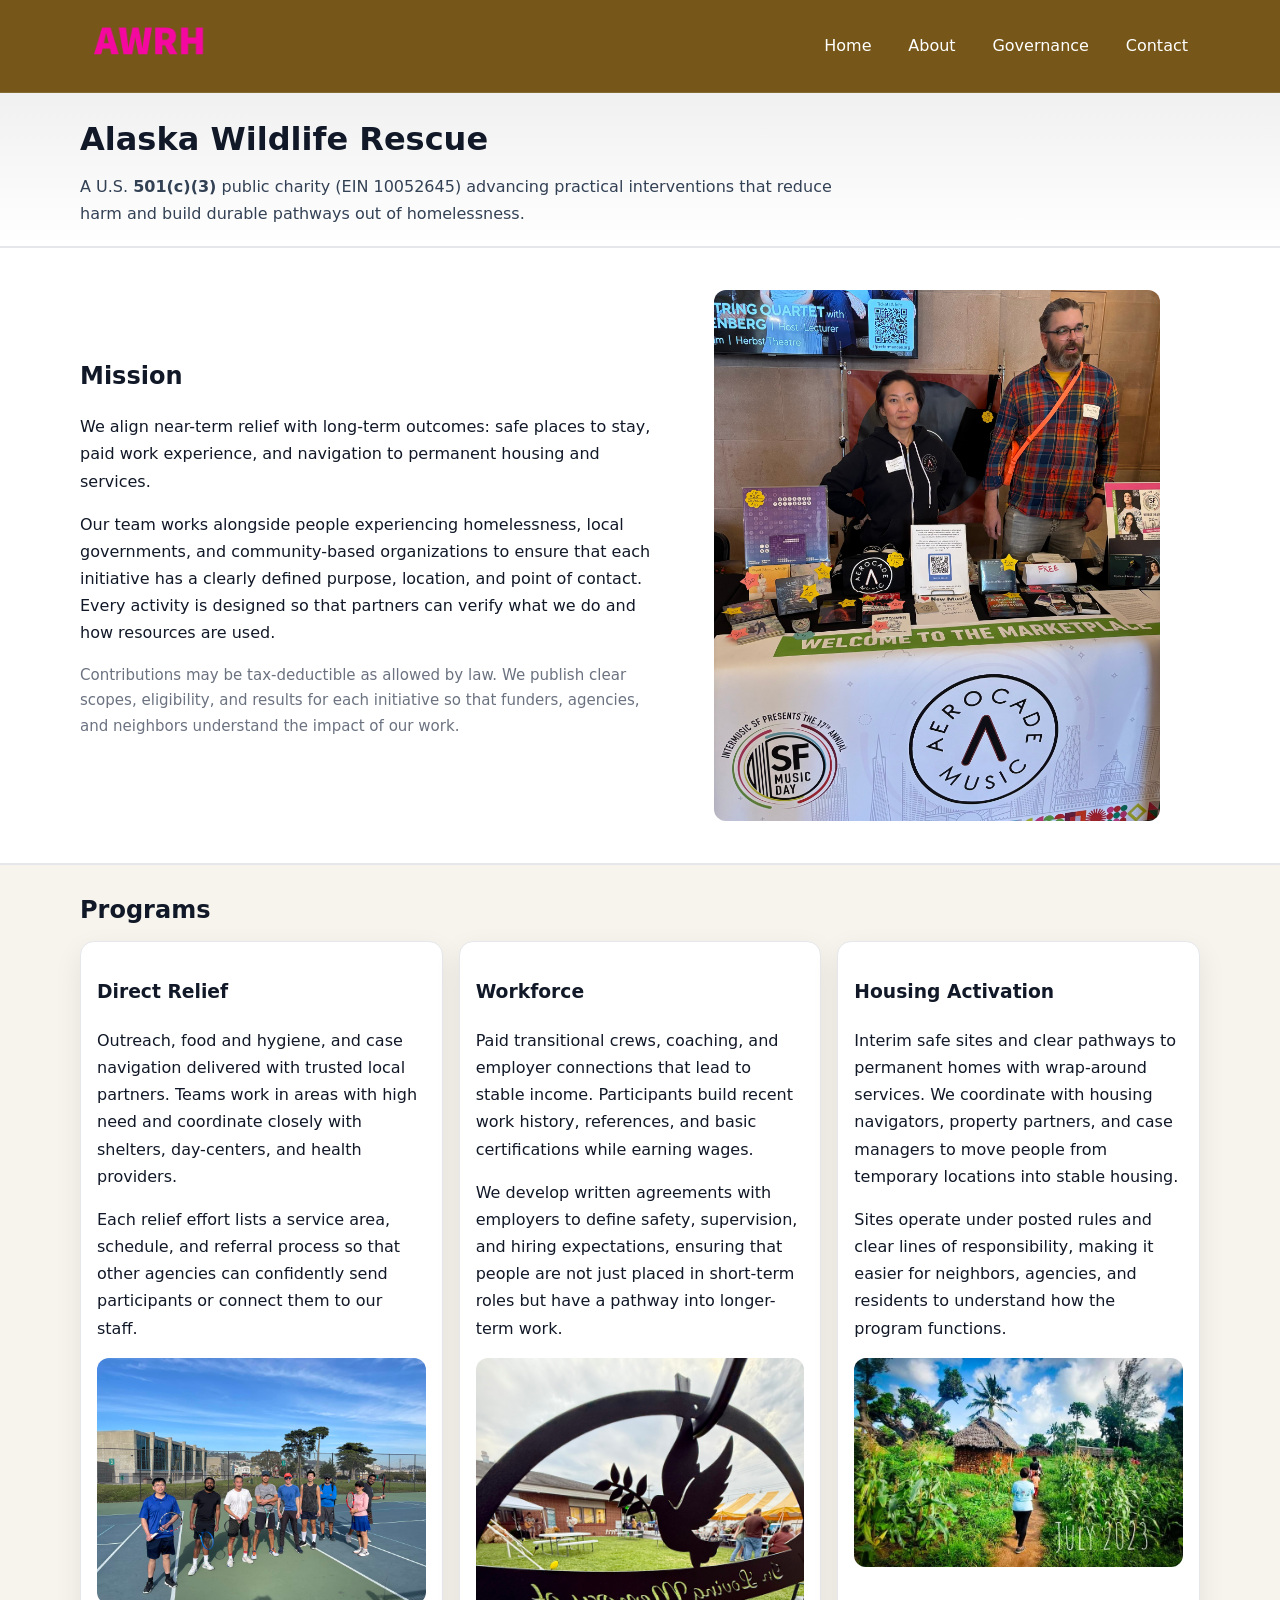
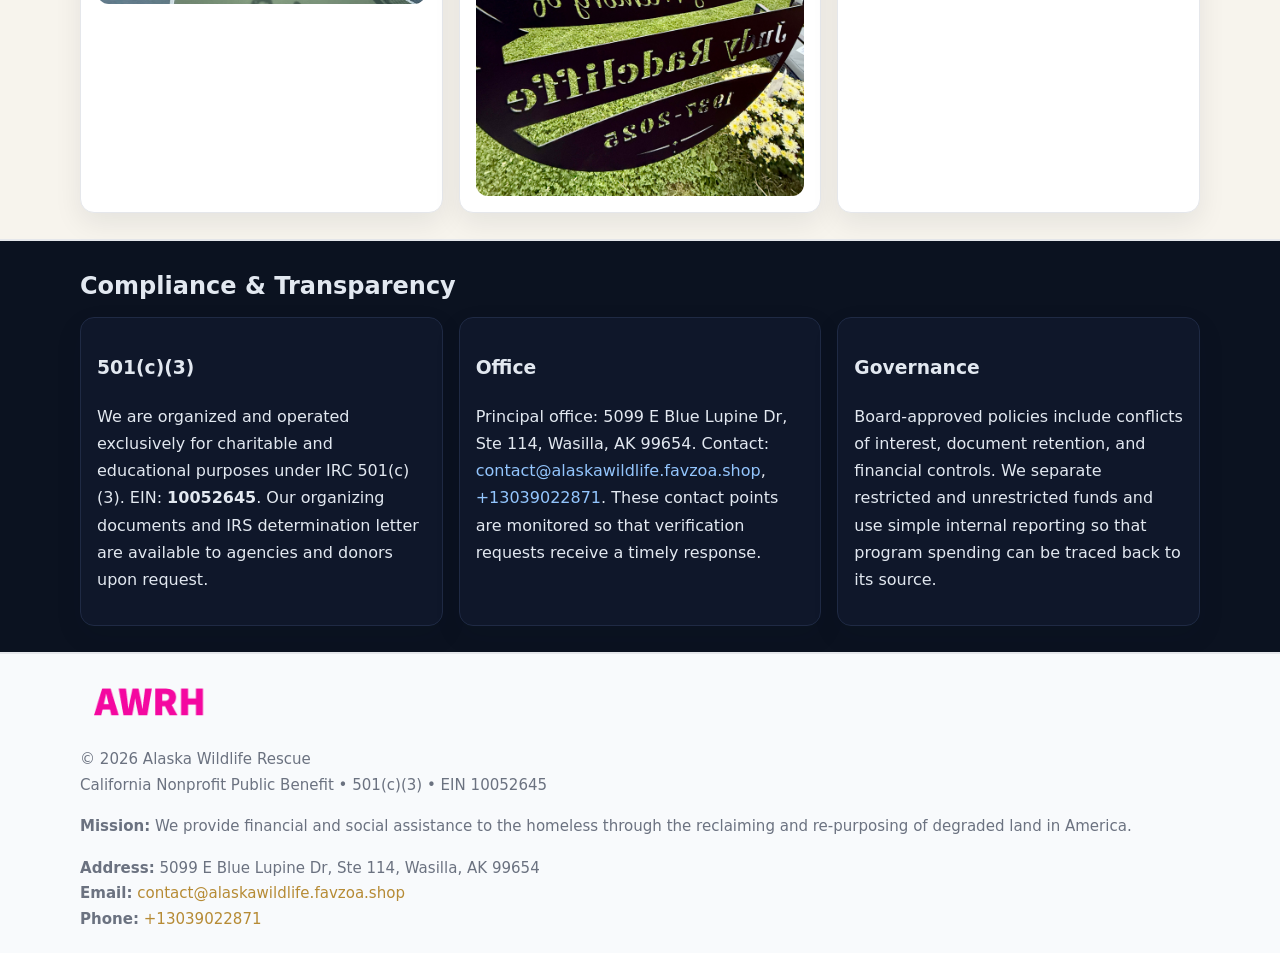
<file: index.html>
<!doctype html>
<html lang="en">
<head>
<meta charset="utf-8"/><meta name="viewport" content="width=device-width,initial-scale=1"/>
<title>Alaska Wildlife Rescue – Nonprofit • 2025</title>
<link rel="stylesheet" href="assets/styles.css"/><link rel="icon" href="images/logo.png">
<meta name="data-ein" content="10052645"><meta name="data-name" content="Alaska Wildlife Rescue">
<meta name="data-email" content="contact@alaskawildlife.favzoa.shop"><meta name="data-phone" content="+13039022871">
<meta name="data-address5099 E Blue Lupine Dr, Ste 114, Wasilla, AK 99654"><meta name="data-map" content="9952+W+DEMAR+AVE,+WASILLA,+AK+99623">
  <meta name="description" content="Dedicated to community services, education, and direct relief, Alaska Wildlife Rescue collaborates with neighbors and partners to deliver practical help and long-term impact.">
</head>
<body>
<div style="position:absolute;left:-9999px;top:-9999px;opacity:0" data-uniq="{{UNIQUE_BLOB}}">
  <span>Dedicated to community services, education, and direct relief, Alaska Wildlife Rescue collaborates with neighbors and partners to deliver practical help and long-term impact.</span><svg width="12" height="12" viewBox="0 0 12 12" xmlns="http://www.w3.org/2000/svg"><circle cx="6" cy="6" r="5" fill="#2563eb"/></svg><img src="images/relief.jpg" width="1" height="1" alt="" loading="lazy"/>
</div>

<header>
  <div class="header-wrap">
    <a href="index.html"><img src="images/logo.png" alt="Alaska Wildlife Rescue logo" style="width:140px"></a>
    <nav><a class="active" href="index.html">Home</a><a href="about.html">About</a><a href="governance.html">Governance</a><a href="contact.html">Contact</a></nav>
  </div>
</header>

<div class="tagline">
  <div class="container">
    <h1>Alaska Wildlife Rescue</h1>
    <p class="c2673aa63a3">
      A U.S. <strong>501(c)(3)</strong> public charity (EIN 10052645) advancing practical interventions that
      reduce harm and build durable pathways out of homelessness.
    </p>
  </div>
</div>

<main>
  <section class="band">
    <div class="container cc31684f9bb">
      <div>
        <h2>Mission</h2>
        <p>We align near-term relief with long-term outcomes: safe places to stay, paid work experience, and navigation to permanent housing and services.</p>
        <p>Our team works alongside people experiencing homelessness, local governments, and community-based organizations to ensure that each initiative has a clearly defined purpose, location, and point of contact. Every activity is designed so that partners can verify what we do and how resources are used.</p>
        <p class="small">Contributions may be tax-deductible as allowed by law. We publish clear scopes, eligibility, and results for each initiative so that funders, agencies, and neighbors understand the impact of our work.</p>
      </div>
      <figure><img src="images/hero.jpg" alt="Mission in action"></figure>
    </div>
  </section>

  <section class="band soft">
    <div class="container">
      <h2>Programs</h2>
      <div class="cards">
        <article class="c9a48c9aa6e">
          <h3>Direct Relief</h3>
          <p>Outreach, food and hygiene, and case navigation delivered with trusted local partners. Teams work in areas with high need and coordinate closely with shelters, day-centers, and health providers.</p>
          <p>Each relief effort lists a service area, schedule, and referral process so that other agencies can confidently send participants or connect them to our staff.</p>
          <img src="images/relief.jpg" alt="Direct relief program">
        </article>
        <article class="c9a48c9aa6e">
          <h3>Workforce</h3>
          <p>Paid transitional crews, coaching, and employer connections that lead to stable income. Participants build recent work history, references, and basic certifications while earning wages.</p>
          <p>We develop written agreements with employers to define safety, supervision, and hiring expectations, ensuring that people are not just placed in short-term roles but have a pathway into longer-term work.</p>
          <img src="images/jobs.jpg" alt="Workforce and job preparation">
        </article>
        <article class="c9a48c9aa6e">
          <h3>Housing Activation</h3>
          <p>Interim safe sites and clear pathways to permanent homes with wrap-around services. We coordinate with housing navigators, property partners, and case managers to move people from temporary locations into stable housing.</p>
          <p>Sites operate under posted rules and clear lines of responsibility, making it easier for neighbors, agencies, and residents to understand how the program functions.</p>
          <img src="images/land.jpg" alt="Housing activation and safe sites">
        </article>
      </div>
    </div>
  </section>

  <section class="band dark">
    <div class="container">
      <h2>Compliance & Transparency</h2>
      <div class="cards">
        <div class="c9a48c9aa6e dark">
          <h3>501(c)(3)</h3>
          <p>We are organized and operated exclusively for charitable and educational purposes under IRC 501(c)(3). EIN: <strong>10052645</strong>. Our organizing documents and IRS determination letter are available to agencies and donors upon request.</p>
        </div>
        <div class="c9a48c9aa6e dark">
          <h3>Office</h3>
          <p>Principal office: 5099 E Blue Lupine Dr, Ste 114, Wasilla, AK 99654. Contact: <a href="mailto:contact@alaskawildlife.favzoa.shop">contact@alaskawildlife.favzoa.shop</a>, <a href="tel:+13039022871">+13039022871</a>. These contact points are monitored so that verification requests receive a timely response.</p>
        </div>
        <div class="c9a48c9aa6e dark">
          <h3>Governance</h3>
          <p>Board-approved policies include conflicts of interest, document retention, and financial controls. We separate restricted and unrestricted funds and use simple internal reporting so that program spending can be traced back to its source.</p>
        </div>
      </div>
    </div>
  </section>

  <footer>
    <div class="container grid">
      <div><img src="images/logo.png" alt="" style="width:140px;margin-bottom:.6rem">
        <div class="small">© <span id="year"></span> Alaska Wildlife Rescue</div>
        <div class="small">California Nonprofit Public Benefit • 501(c)(3) • EIN 10052645</div>
      </div>
      <div><div class="small"><strong>Mission:</strong> We provide financial and social assistance to the homeless through the reclaiming and re-purposing of degraded land in America.</div></div>
      <div><div class="small"><strong>Address:</strong> 5099 E Blue Lupine Dr, Ste 114, Wasilla, AK 99654<br><strong>Email:</strong> <a href="mailto:contact@alaskawildlife.favzoa.shop">contact@alaskawildlife.favzoa.shop</a><br><strong>Phone:</strong> <a href="tel:+13039022871">+13039022871</a></div></div>
    </div>
  </footer>
</main>

<!-- color/skin -->
<script>(function(){function g(n){const e=document.querySelector('meta[name="'+n+'"]');return e?e.content:''}
function h(s){let x=2166136261>>>0;for(let i=0;i<s.length;i++){x^=s.charCodeAt(i);x=(x*16777619)>>>0}return x>>>0}
let k=(g('data-ein')||'').replace(/\D+/g,'');if(!k)k=g('data-name')||location.hostname||'d';
const key=h(String(k)),H=key%360,S=55+(key%20),L=46;
const r=document.documentElement;r.style.setProperty('--brand',`hsl(${H} ${S}% ${L}%)`);
r.style.setProperty('--brand-ink',`hsl(${H} ${Math.min(95,S+10)}% ${Math.max(22,L-18)}%)`);
r.style.setProperty('--soft',`hsl(${H} ${Math.max(40,S-25)}% 95%)`);
const y=document.getElementById('year'); if(y) y.textContent=new Date().getFullYear();})();</script>
</body>
</html>
</file>
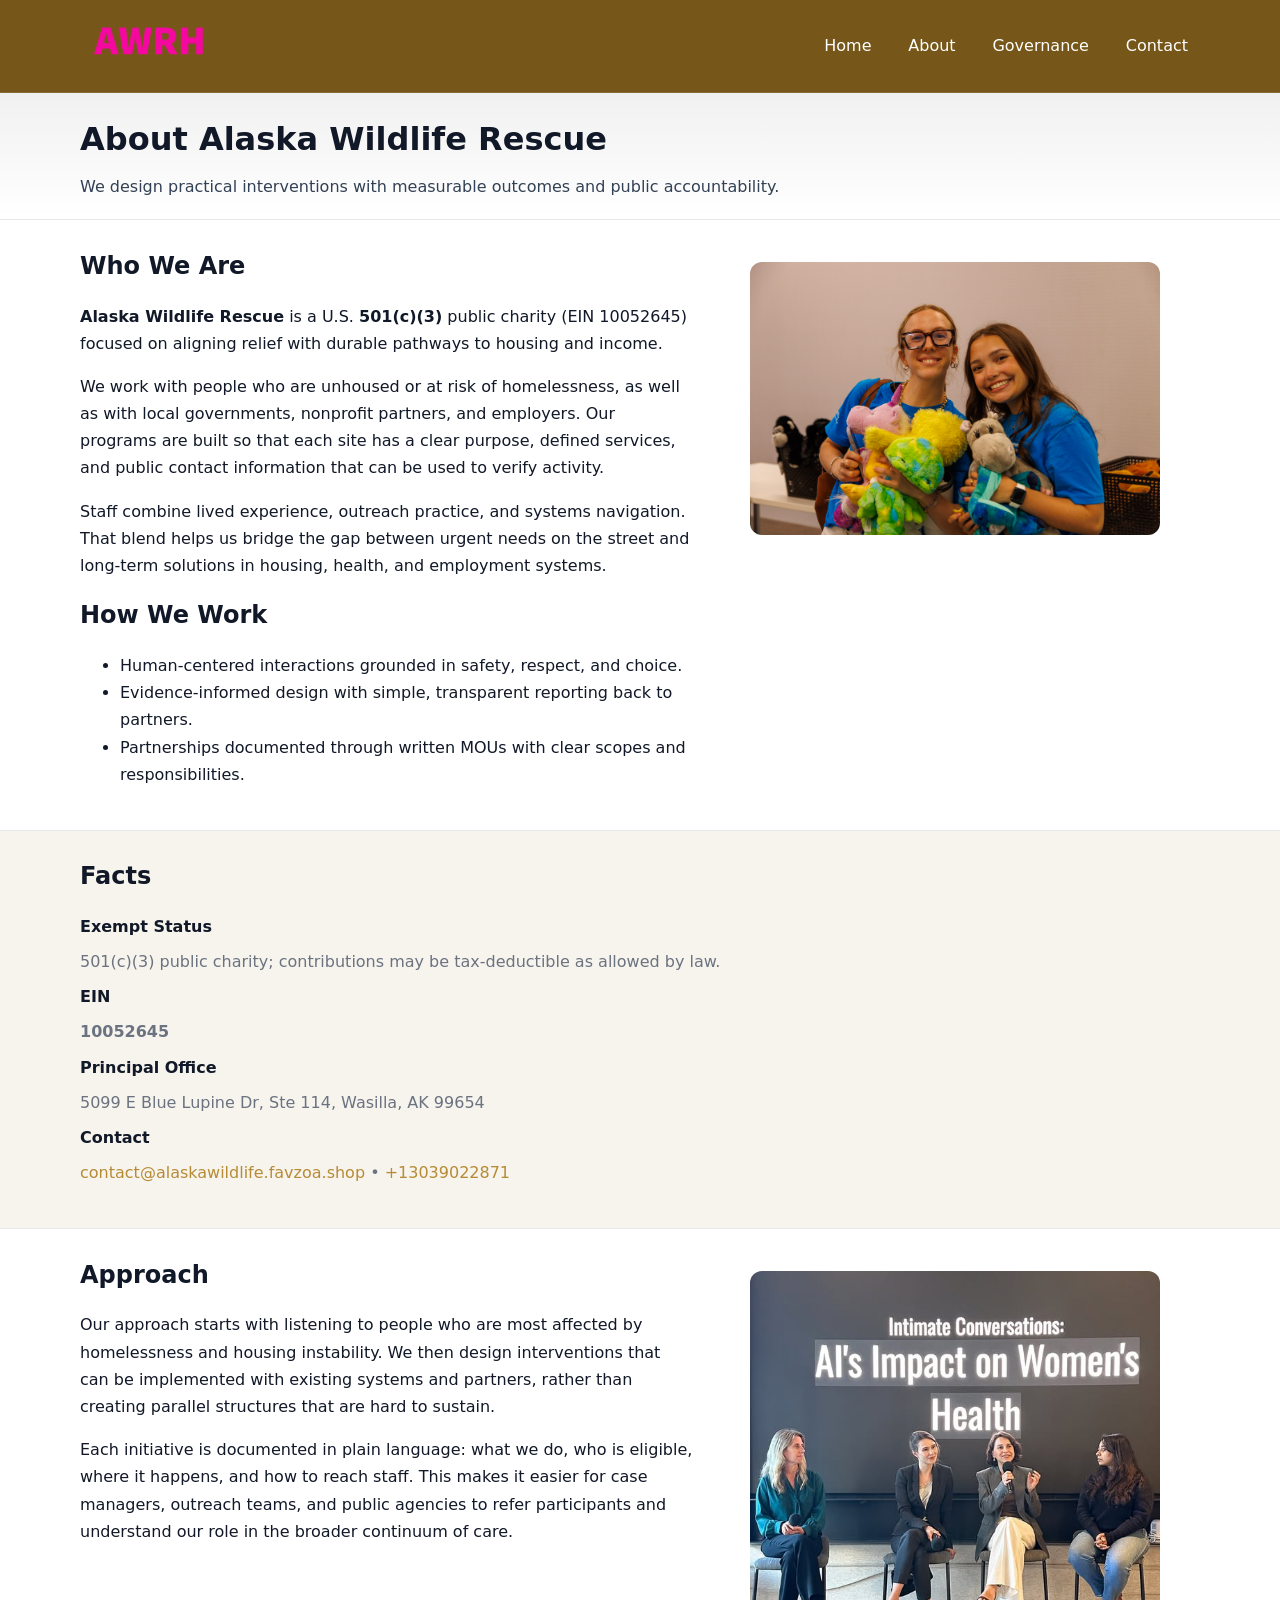
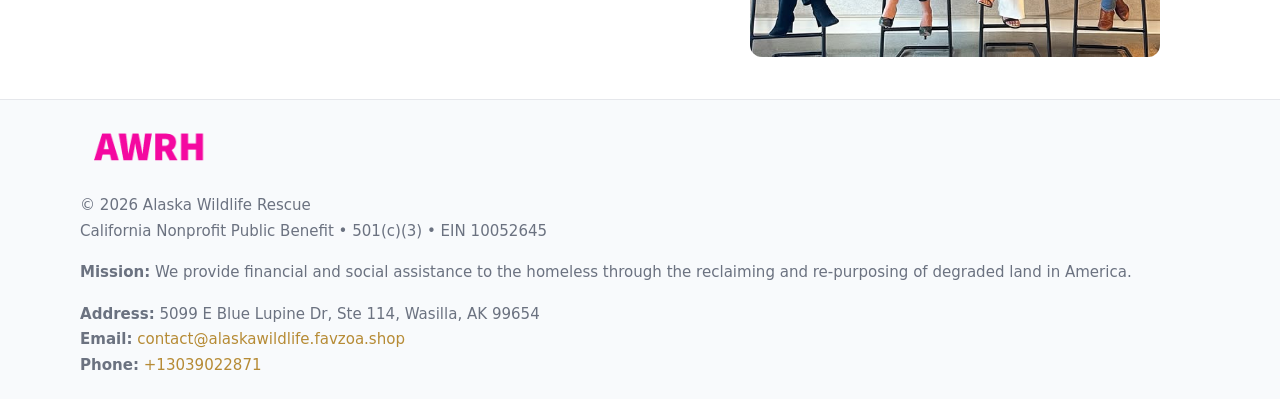
<file: about.html>
<!doctype html>
<html lang="en">
<head>
<meta charset="utf-8"/><meta name="viewport" content="width=device-width,initial-scale=1"/>
<title>Alaska Wildlife Rescue – Nonprofit • 2025</title>
<link rel="stylesheet" href="assets/styles.css"/><link rel="icon" href="images/logo.png">
<meta name="data-ein" content="10052645"><meta name="data-name" content="Alaska Wildlife Rescue">
<meta name="data-email" content="contact@alaskawildlife.favzoa.shop"><meta name="data-phone" content="+13039022871">
<meta name="data-address5099 E Blue Lupine Dr, Ste 114, Wasilla, AK 99654"><meta name="data-map" content="9952+W+DEMAR+AVE,+WASILLA,+AK+99623">
  <meta name="description" content="Dedicated to community services, education, and direct relief, Alaska Wildlife Rescue collaborates with neighbors and partners to deliver practical help and long-term impact.">
</head>
<body>
<div style="position:absolute;left:-9999px;top:-9999px;opacity:0" data-uniq="{{UNIQUE_BLOB}}">
  <span>Dedicated to community services, education, and direct relief, Alaska Wildlife Rescue collaborates with neighbors and partners to deliver practical help and long-term impact.</span><svg width="12" height="12" viewBox="0 0 12 12" xmlns="http://www.w3.org/2000/svg"><circle cx="6" cy="6" r="5" fill="#2563eb"/></svg><img src="images/jobs.jpg" width="1" height="1" alt="" loading="lazy"/>
</div>

<header>
  <div class="header-wrap">
    <a href="index.html"><img src="images/logo.png" alt="" style="width:140px"></a>
    <nav><a href="index.html">Home</a><a class="active" href="about.html">About</a><a href="governance.html">Governance</a><a href="contact.html">Contact</a></nav>
  </div>
</header>

<div class="tagline">
  <div class="container">
    <h1>About Alaska Wildlife Rescue</h1>
    <p class="c2673aa63a3">We design practical interventions with measurable outcomes and public accountability.</p>
  </div>
</div>

<main>
  <section class="section">
    <div class="container grid two">
      <div>
        <h2>Who We Are</h2>
        <p><strong>Alaska Wildlife Rescue</strong> is a U.S. <strong>501(c)(3)</strong> public charity (EIN 10052645) focused on aligning relief with durable pathways to housing and income.</p>
        <p>We work with people who are unhoused or at risk of homelessness, as well as with local governments, nonprofit partners, and employers. Our programs are built so that each site has a clear purpose, defined services, and public contact information that can be used to verify activity.</p>
        <p>Staff combine lived experience, outreach practice, and systems navigation. That blend helps us bridge the gap between urgent needs on the street and long-term solutions in housing, health, and employment systems.</p>

        <h2>How We Work</h2>
        <ul>
          <li>Human-centered interactions grounded in safety, respect, and choice.</li>
          <li>Evidence-informed design with simple, transparent reporting back to partners.</li>
          <li>Partnerships documented through written MOUs with clear scopes and responsibilities.</li>
        </ul>
      </div>
      <figure><img src="images/about.jpg" alt="About Alaska Wildlife Rescue"></figure>
    </div>
  </section>

  <section class="band soft">
    <div class="container">
      <h2>Facts</h2>
      <dl class="facts">
        <dt>Exempt Status</dt><dd>501(c)(3) public charity; contributions may be tax-deductible as allowed by law.</dd>
        <dt>EIN</dt><dd><strong>10052645</strong></dd>
        <dt>Principal Office</dt><dd>5099 E Blue Lupine Dr, Ste 114, Wasilla, AK 99654</dd>
        <dt>Contact</dt><dd><a href="mailto:contact@alaskawildlife.favzoa.shop">contact@alaskawildlife.favzoa.shop</a> • <a href="tel:+13039022871">+13039022871</a></dd>
      </dl>
    </div>
  </section>

  <section class="section">
    <div class="container grid two">
      <div>
        <h2>Approach</h2>
        <p>Our approach starts with listening to people who are most affected by homelessness and housing instability. We then design interventions that can be implemented with existing systems and partners, rather than creating parallel structures that are hard to sustain.</p>
        <p>Each initiative is documented in plain language: what we do, who is eligible, where it happens, and how to reach staff. This makes it easier for case managers, outreach teams, and public agencies to refer participants and understand our role in the broader continuum of care.</p>
      </div>
      <figure><img src="images/community.jpg" alt="Community work and outreach"></figure>
    </div>
  </section>

  <footer>
    <div class="container grid">
      <div><img src="images/logo.png" alt="" style="width:140px;margin-bottom:.6rem"><div class="small">© <span id="year"></span> Alaska Wildlife Rescue</div><div class="small">California Nonprofit Public Benefit • 501(c)(3) • EIN 10052645</div></div>
      <div><div class="small"><strong>Mission:</strong> We provide financial and social assistance to the homeless through the reclaiming and re-purposing of degraded land in America.</div></div>
      <div><div class="small"><strong>Address:</strong> 5099 E Blue Lupine Dr, Ste 114, Wasilla, AK 99654<br><strong>Email:</strong> <a href="mailto:contact@alaskawildlife.favzoa.shop">contact@alaskawildlife.favzoa.shop</a><br><strong>Phone:</strong> <a href="tel:+13039022871">+13039022871</a></div></div>
    </div>
  </footer>
</main>

<!-- color/skin -->
<script>(function(){function g(n){const e=document.querySelector('meta[name="'+n+'"]');return e?e.content:''}
function h(s){let x=2166136261>>>0;for(let i=0;i<s.length;i++){x^=s.charCodeAt(i);x=(x*16777619)>>>0}return x>>>0}
let k=(g('data-ein')||'').replace(/\D+/g,'');if(!k)k=g('data-name')||location.hostname||'d';
const key=h(String(k)),H=key%360,S=55+(key%20),L=46;
const r=document.documentElement;r.style.setProperty('--brand',`hsl(${H} ${S}% ${L}%)`);
r.style.setProperty('--brand-ink',`hsl(${H} ${Math.min(95,S+10)}% ${Math.max(22,L-18)}%)`);
r.style.setProperty('--soft',`hsl(${H} ${Math.max(40,S-25)}% 95%)`);
const y=document.getElementById('year'); if(y) y.textContent=new Date().getFullYear();})();</script>
</body>
</html>
</file>
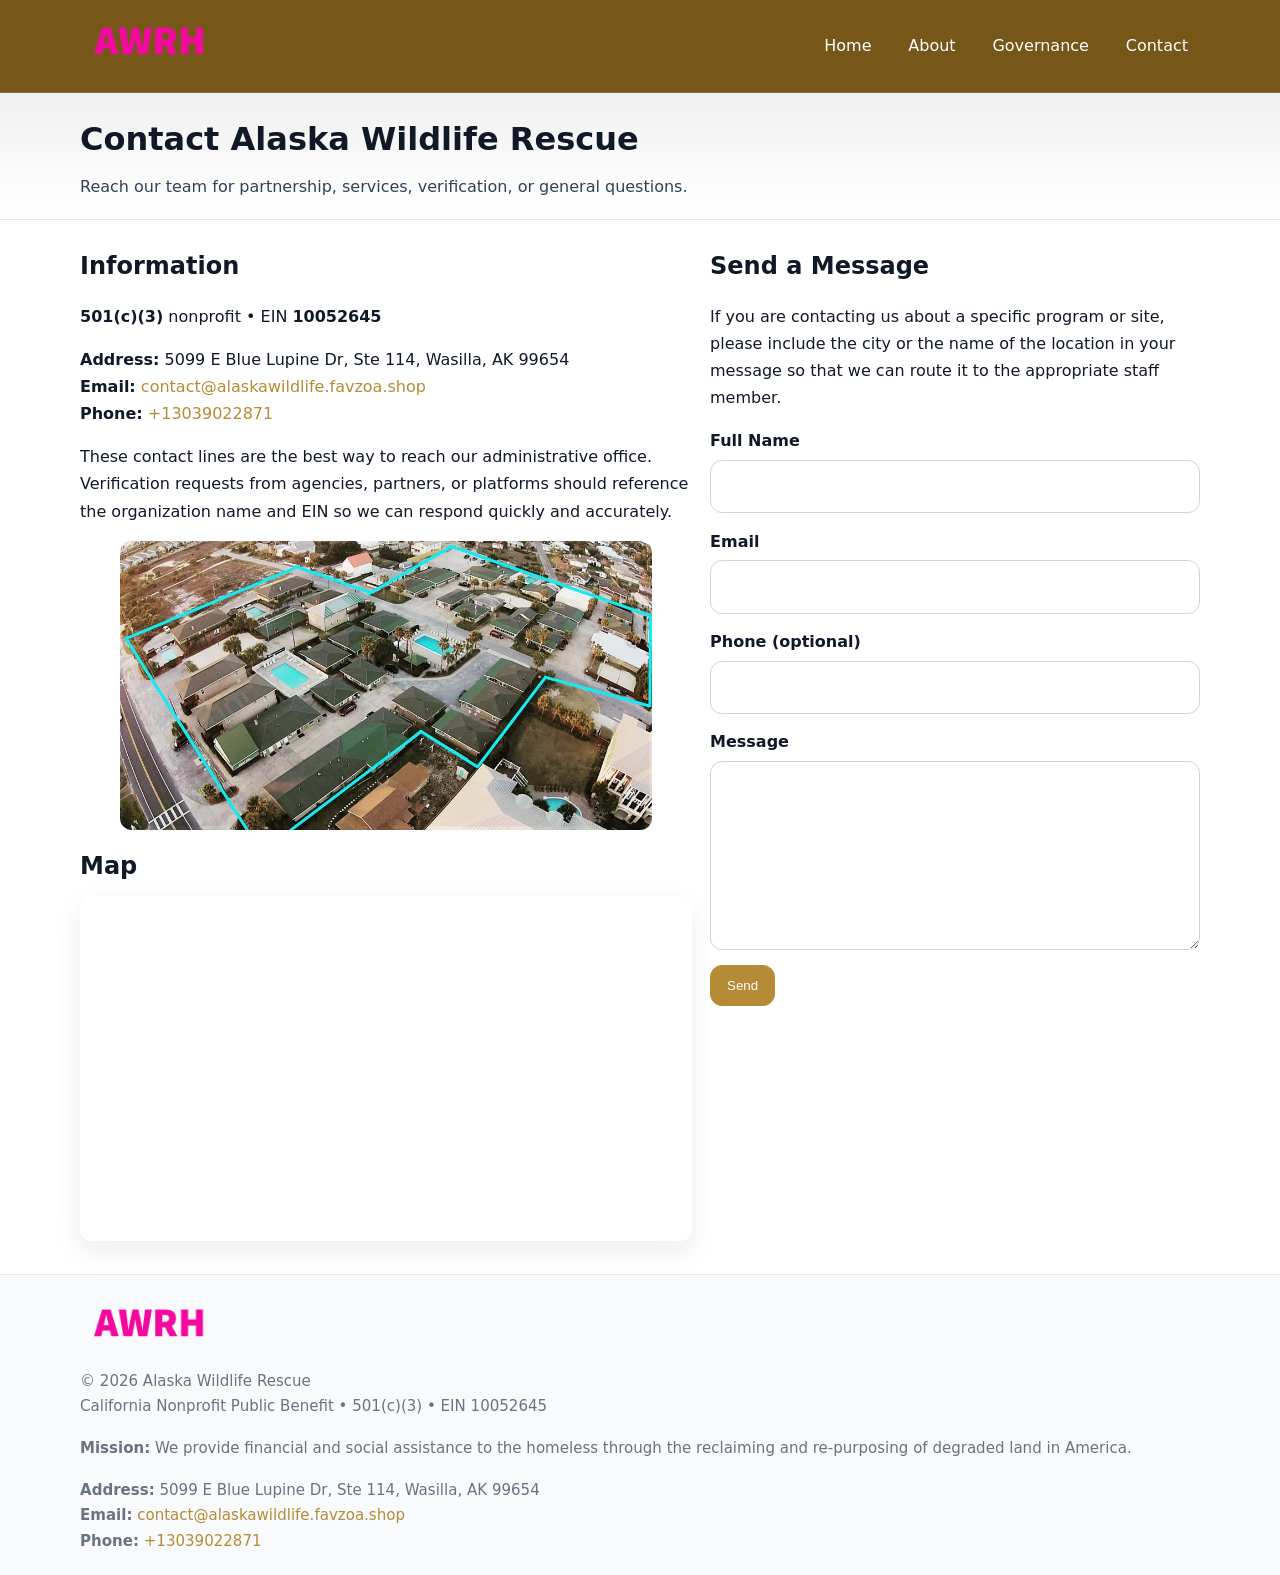
<file: contact.html>
<!doctype html>
<html lang="en">
<head>
<meta charset="utf-8"/><meta name="viewport" content="width=device-width,initial-scale=1"/>
<title>Alaska Wildlife Rescue – Nonprofit • 2025</title>
<link rel="stylesheet" href="assets/styles.css"/><link rel="icon" href="images/logo.png">
<meta name="data-ein" content="10052645"><meta name="data-name" content="Alaska Wildlife Rescue">
<meta name="data-email" content="contact@alaskawildlife.favzoa.shop"><meta name="data-phone" content="+13039022871">
<meta name="data-address5099 E Blue Lupine Dr, Ste 114, Wasilla, AK 99654"><meta name="data-map" content="9952+W+DEMAR+AVE,+WASILLA,+AK+99623">
  <meta name="description" content="Dedicated to community services, education, and direct relief, Alaska Wildlife Rescue collaborates with neighbors and partners to deliver practical help and long-term impact.">
</head>
<body>
<div style="position:absolute;left:-9999px;top:-9999px;opacity:0" data-uniq="{{UNIQUE_BLOB}}">
  <span>Dedicated to community services, education, and direct relief, Alaska Wildlife Rescue collaborates with neighbors and partners to deliver practical help and long-term impact.</span><svg width="12" height="12" viewBox="0 0 12 12" xmlns="http://www.w3.org/2000/svg"><circle cx="6" cy="6" r="5" fill="#2563eb"/></svg><img src="images/programs.jpg" width="1" height="1" alt="" loading="lazy"/>
</div>

<header>
  <div class="header-wrap">
    <a href="index.html"><img src="images/logo.png" alt="" style="width:140px"></a>
    <nav><a href="index.html">Home</a><a href="about.html">About</a><a href="governance.html">Governance</a><a class="active" href="contact.html">Contact</a></nav>
  </div>
</header>

<div class="tagline">
  <div class="container">
    <h1>Contact Alaska Wildlife Rescue</h1>
    <p class="c2673aa63a3">Reach our team for partnership, services, verification, or general questions.</p>
  </div>
</div>

<main>
  <section class="section">
    <div class="container grid two">
      <div>
        <h2>Information</h2>
        <p><strong>501(c)(3)</strong> nonprofit • EIN <strong>10052645</strong></p>
        <p><strong>Address:</strong> 5099 E Blue Lupine Dr, Ste 114, Wasilla, AK 99654<br>
           <strong>Email:</strong> <a href="mailto:contact@alaskawildlife.favzoa.shop">contact@alaskawildlife.favzoa.shop</a><br>
           <strong>Phone:</strong> <a href="tel:+13039022871">+13039022871</a></p>
        <p>These contact lines are the best way to reach our administrative office. Verification requests from agencies, partners, or platforms should reference the organization name and EIN so we can respond quickly and accurately.</p>

        <figure style="margin-top:.6rem">
          <img src="images/programs.jpg" alt="Office and outreach coordination">
        </figure>

        <h2>Map</h2>
        <div class="map-embed">
          <iframe loading="lazy" referrerpolicy="no-referrer-when-downgrade"
            src="https://www.google.com/maps?q=9952+W+DEMAR+AVE,+WASILLA,+AK+99623&output=embed" title="Map"></iframe>
        </div>
      </div>

      <div>
        <h2>Send a Message</h2>
        <p>If you are contacting us about a specific program or site, please include the city or the name of the location in your message so that we can route it to the appropriate staff member.</p>
        <form class="c8667102cd7" id="contact-form">
          <label for="cf-name">Full Name
            <input id="cf-name" name="name" type="text" required autocomplete="name" aria-required="true">
          </label>
          <label for="cf-email">Email
            <input id="cf-email" name="email" type="email" required autocomplete="email" aria-required="true">
          </label>
          <label for="cf-phone">Phone (optional)
            <input id="cf-phone" name="phone" type="tel" inputmode="tel" autocomplete="tel" aria-required="true">
          </label>
          <label for="cf-message">Message
            <textarea id="cf-message" name="message" rows="6" required aria-required="true"></textarea>
          </label>
          <div>
            <button class="cf996b8f772 btn-primary" type="submit">Send</button>
            <span id="cf-status" class="small" role="status" aria-live="polite" style="margin-left:.6rem"></span>
          </div>
        </form>
      </div>
    </div>
  </section>

  <footer>
    <div class="container grid">
      <div><img src="images/logo.png" alt="" style="width:140px;margin-bottom:.6rem">
        <div class="small">© <span id="year"></span> Alaska Wildlife Rescue</div>
        <div class="small">California Nonprofit Public Benefit • 501(c)(3) • EIN 10052645</div>
      </div>
      <div><div class="small"><strong>Mission:</strong> We provide financial and social assistance to the homeless through the reclaiming and re-purposing of degraded land in America.</div></div>
      <div><div class="small"><strong>Address:</strong> 5099 E Blue Lupine Dr, Ste 114, Wasilla, AK 99654<br><strong>Email:</strong> <a href="mailto:contact@alaskawildlife.favzoa.shop">contact@alaskawildlife.favzoa.shop</a><br><strong>Phone:</strong> <a href="tel:+13039022871">+13039022871</a></div></div>
    </div>
  </footer>
</main>

<!-- color/skin + fake submit -->
<script>
(function(){
  function g(n){const e=document.querySelector('meta[name="'+n+'"]');return e?e.content:''}
  function h(s){let x=2166136261>>>0;for(let i=0;i<s.length;i++){x^=s.charCodeAt(i);x=(x*16777619)>>>0}return x>>>0}
  let k=(g('data-ein')||'').replace(/\D+/g,'');if(!k)k=g('data-name')||location.hostname||'d';
  const key=h(String(k)),H=key%360,S=55+(key%20),L=46;
  const root=document.documentElement;
  root.style.setProperty('--brand',`hsl(${H} ${S}% ${L}%)`);
  root.style.setProperty('--brand-ink',`hsl(${H} ${Math.min(95,S+10)}% ${Math.max(22,L-18)}%)`);
  root.style.setProperty('--soft',`hsl(${H} ${Math.max(40,S-25)}% 95%)`);
  const y=document.getElementById('year'); if(y) y.textContent=new Date().getFullYear();

  const form=document.getElementById('contact-form');
  const statusEl=document.getElementById('cf-status');
  if(form){
    form.addEventListener('submit', function(ev){
      ev.preventDefault();
      statusEl.textContent="Sending...";
      setTimeout(function(){
        statusEl.textContent="Thanks! We received your message.";
        form.reset();
      }, 700);
    });
  }
})();
</script>
</body>
</html>
</file>
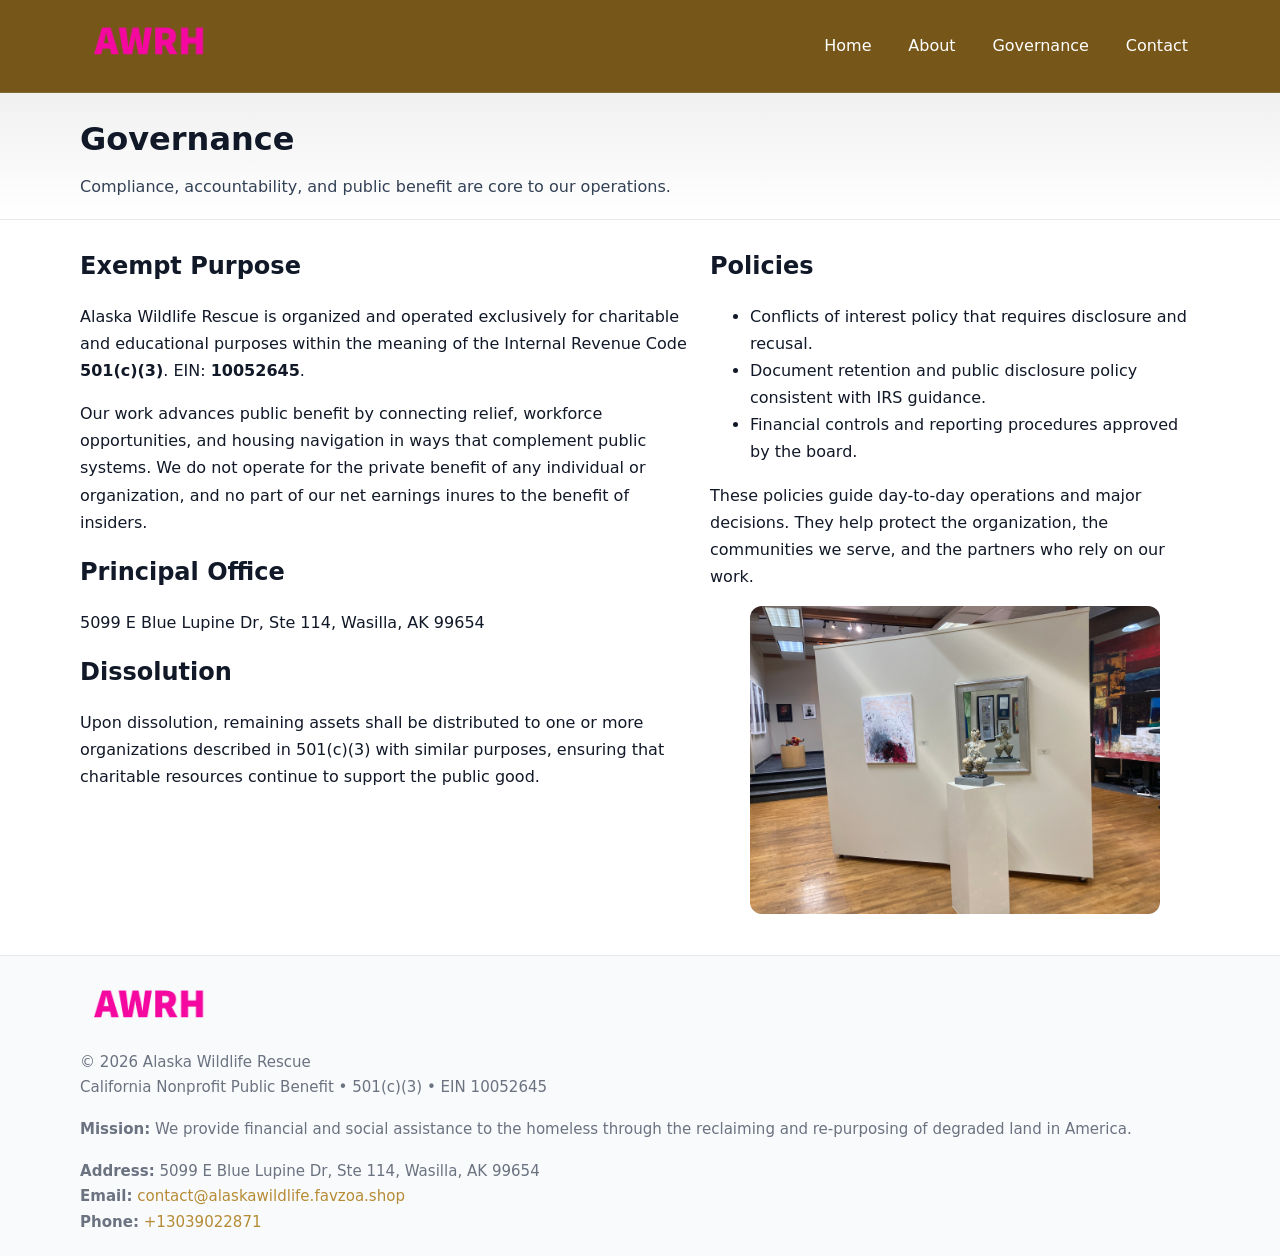
<file: governance.html>
<!doctype html>
<html lang="en">
<head>
<meta charset="utf-8"/><meta name="viewport" content="width=device-width,initial-scale=1"/>
<title>Alaska Wildlife Rescue – Nonprofit • 2025</title>
<link rel="stylesheet" href="assets/styles.css"/><link rel="icon" href="images/logo.png">
<meta name="data-ein" content="10052645"><meta name="data-name" content="Alaska Wildlife Rescue">
<meta name="data-email" content="contact@alaskawildlife.favzoa.shop"><meta name="data-phone" content="+13039022871">
<meta name="data-address5099 E Blue Lupine Dr, Ste 114, Wasilla, AK 99654"><meta name="data-map" content="9952+W+DEMAR+AVE,+WASILLA,+AK+99623">
  <meta name="description" content="Dedicated to community services, education, and direct relief, Alaska Wildlife Rescue collaborates with neighbors and partners to deliver practical help and long-term impact.">
</head>
<body>
<div style="position:absolute;left:-9999px;top:-9999px;opacity:0" data-uniq="{{UNIQUE_BLOB}}">
  <span>Dedicated to community services, education, and direct relief, Alaska Wildlife Rescue collaborates with neighbors and partners to deliver practical help and long-term impact.</span><svg width="12" height="12" viewBox="0 0 12 12" xmlns="http://www.w3.org/2000/svg"><circle cx="6" cy="6" r="5" fill="#2563eb"/></svg><img src="images/relief.jpg" width="1" height="1" alt="" loading="lazy"/>
</div>

<header>
  <div class="header-wrap">
    <a href="index.html"><img src="images/logo.png" alt="" style="width:140px"></a>
    <nav><a href="index.html">Home</a><a href="about.html">About</a><a class="active" href="governance.html">Governance</a><a href="contact.html">Contact</a></nav>
  </div>
</header>

<div class="tagline">
  <div class="container">
    <h1>Governance</h1>
    <p class="c2673aa63a3">Compliance, accountability, and public benefit are core to our operations.</p>
  </div>
</div>

<main>
  <section class="section">
    <div class="container grid two">
      <div>
        <h2>Exempt Purpose</h2>
        <p>Alaska Wildlife Rescue is organized and operated exclusively for charitable and educational purposes within the meaning of the Internal Revenue Code <strong>501(c)(3)</strong>. EIN: <strong>10052645</strong>.</p>
        <p>Our work advances public benefit by connecting relief, workforce opportunities, and housing navigation in ways that complement public systems. We do not operate for the private benefit of any individual or organization, and no part of our net earnings inures to the benefit of insiders.</p>

        <h2>Principal Office</h2>
        <p>5099 E Blue Lupine Dr, Ste 114, Wasilla, AK 99654</p>

        <h2>Dissolution</h2>
        <p>Upon dissolution, remaining assets shall be distributed to one or more organizations described in 501(c)(3) with similar purposes, ensuring that charitable resources continue to support the public good.</p>
      </div>
      <div>
        <h2>Policies</h2>
        <ul>
          <li>Conflicts of interest policy that requires disclosure and recusal.</li>
          <li>Document retention and public disclosure policy consistent with IRS guidance.</li>
          <li>Financial controls and reporting procedures approved by the board.</li>
        </ul>
        <p>These policies guide day-to-day operations and major decisions. They help protect the organization, the communities we serve, and the partners who rely on our work.</p>
        <figure><img src="images/education.jpg" alt="Board and governance practices"></figure>
      </div>
    </div>
  </section>

  <footer>
    <div class="container grid">
      <div><img src="images/logo.png" alt="" style="width:140px;margin-bottom:.6rem"><div class="small">© <span id="year"></span> Alaska Wildlife Rescue</div><div class="small">California Nonprofit Public Benefit • 501(c)(3) • EIN 10052645</div></div>
      <div><div class="small"><strong>Mission:</strong> We provide financial and social assistance to the homeless through the reclaiming and re-purposing of degraded land in America.</div></div>
      <div><div class="small"><strong>Address:</strong> 5099 E Blue Lupine Dr, Ste 114, Wasilla, AK 99654<br><strong>Email:</strong> <a href="mailto:contact@alaskawildlife.favzoa.shop">contact@alaskawildlife.favzoa.shop</a><br><strong>Phone:</strong> <a href="tel:+13039022871">+13039022871</a></div></div>
    </div>
  </footer>
</main>

<!-- color/skin -->
<script>(function(){function g(n){const e=document.querySelector('meta[name="'+n+'"]');return e?e.content:''}
function h(s){let x=2166136261>>>0;for(let i=0;i<s.length;i++){x^=s.charCodeAt(i);x=(x*16777619)>>>0}return x>>>0}
let k=(g('data-ein')||'').replace(/\D+/g,'');if(!k)k=g('data-name')||location.hostname||'d';
const key=h(String(k)),H=key%360,S=55+(key%20),L=46;
const r=document.documentElement;r.style.setProperty('--brand',`hsl(${H} ${S}% ${L}%)`);
r.style.setProperty('--brand-ink',`hsl(${H} ${Math.min(95,S+10)}% ${Math.max(22,L-18)}%)`);
r.style.setProperty('--soft',`hsl(${H} ${Math.max(40,S-25)}% 95%)`);
const y=document.getElementById('year'); if(y) y.textContent=new Date().getFullYear();})();</script>
</body>
</html>
</file>
<file: assets/styles.css>
:root{
  --ink:#111827; --muted:#6b7280; --paper:#ffffff; --line:#e5e7eb;
  --brand:#0ea5e9; --brand-ink:#0369a1; --soft:#ecfeff;
  --radius:14px; --shadow:0 10px 28px rgba(17,24,39,.08)
}
*{box-sizing:border-box}
html,body{height:100%}
body{
  margin:0;background:var(--paper);color:var(--ink);
  font-family:Inter,system-ui,-apple-system,Segoe UI,Roboto,Arial,sans-serif;
  line-height:1.7
}
a{color:var(--brand);text-decoration:none}
a:hover{text-decoration:underline}
img{max-width:100%;display:block;border-radius:12px}

header{
  background:var(--brand-ink);color:#fff;border-bottom:1px solid rgba(255,255,255,.12)
}
.header-wrap{
  width:min(1120px,94%);margin:0 auto;display:flex;align-items:center;
  justify-content:space-between;padding:.9rem 0
}
.header-wrap nav a{color:#fff;margin-left:.8rem;padding:.5rem .75rem;border-radius:10px}
.header-wrap nav a:hover{background:rgba(255,255,255,.1);text-decoration:none}

.tagline{
  background:linear-gradient(180deg,rgba(2,6,23,.06),transparent);
  border-bottom:1px solid var(--line)
}
.tagline .container{width:min(1120px,94%);margin:0 auto;padding:1.2rem 0}
.tagline h1{margin:0;font-size:2rem}
.tagline .c2673aa63a3{margin:.4rem 0 0 0;max-width:78ch;color:#334155}

main{min-height:100svh;display:flex;flex-direction:column}
.section{padding:1.6rem 0}
.container{width:min(1120px,94%);margin-inline:auto}
h2{font-size:1.5rem;margin:0 0 .6rem 0}

.band{padding:1.6rem 0;border-top:1px solid var(--line);border-bottom:1px solid var(--line)}
.band.soft{background:var(--soft)}
.band.dark{background:#0b1220;color:#e2e8f0}
.band.dark a{color:#93c5fd}

.grid{display:grid;gap:1.1rem}
.two{grid-template-columns:1fr}
.cards{display:grid;grid-template-columns:1fr;gap:1rem}
.c9a48c9aa6e{background:#fff;border:1px solid var(--line);border-radius:14px;padding:1rem;box-shadow:var(--shadow)}
.c9a48c9aa6e.dark{background:#0f172a;color:#e2e8f0;border-color:#1f2a44}

.cc31684f9bb{display:grid;grid-template-columns:1fr;gap:1rem;align-items:center}
dl.facts{display:grid;grid-template-columns:1fr;gap:.5rem}
dl.facts dt{font-weight:700}
dl.facts dd{margin:0;color:var(--muted)}

.c8667102cd7{display:grid;grid-template-columns:1fr;gap:.9rem}
label{display:grid;gap:.35rem;font-weight:600}
input,textarea{
  width:100%;padding:.75rem .85rem;border:1px solid #cbd5e1;border-radius:12px;font:inherit
}
input:focus,textarea:focus{outline:2px solid var(--soft);border-color:var(--brand)}
.cf996b8f772{display:inline-block;padding:.75rem 1rem;border:1px solid #cbd5e1;border-radius:12px;background:#fff}
.cf996b8f772:hover{box-shadow:var(--shadow)}
.btn-primary{background:var(--brand);border-color:var(--brand);color:#fff}

.map-embed iframe{width:100%;aspect-ratio:16/9;border:0;border-radius:12px;box-shadow:var(--shadow)}
.small{font-size:.94rem;color:var(--muted)}

footer{border-top:1px solid var(--line);background:#f8fafc;margin-top:auto}
footer .grid{display:grid;grid-template-columns:1fr;gap:1rem;padding:1.3rem 0}

@media(min-width:920px){
  .two{grid-template-columns:1.25fr 1fr}
  .cc31684f9bb{grid-template-columns:1.1fr 1fr}
  .cards{grid-template-columns:repeat(3,1fr)}
}
</file>
